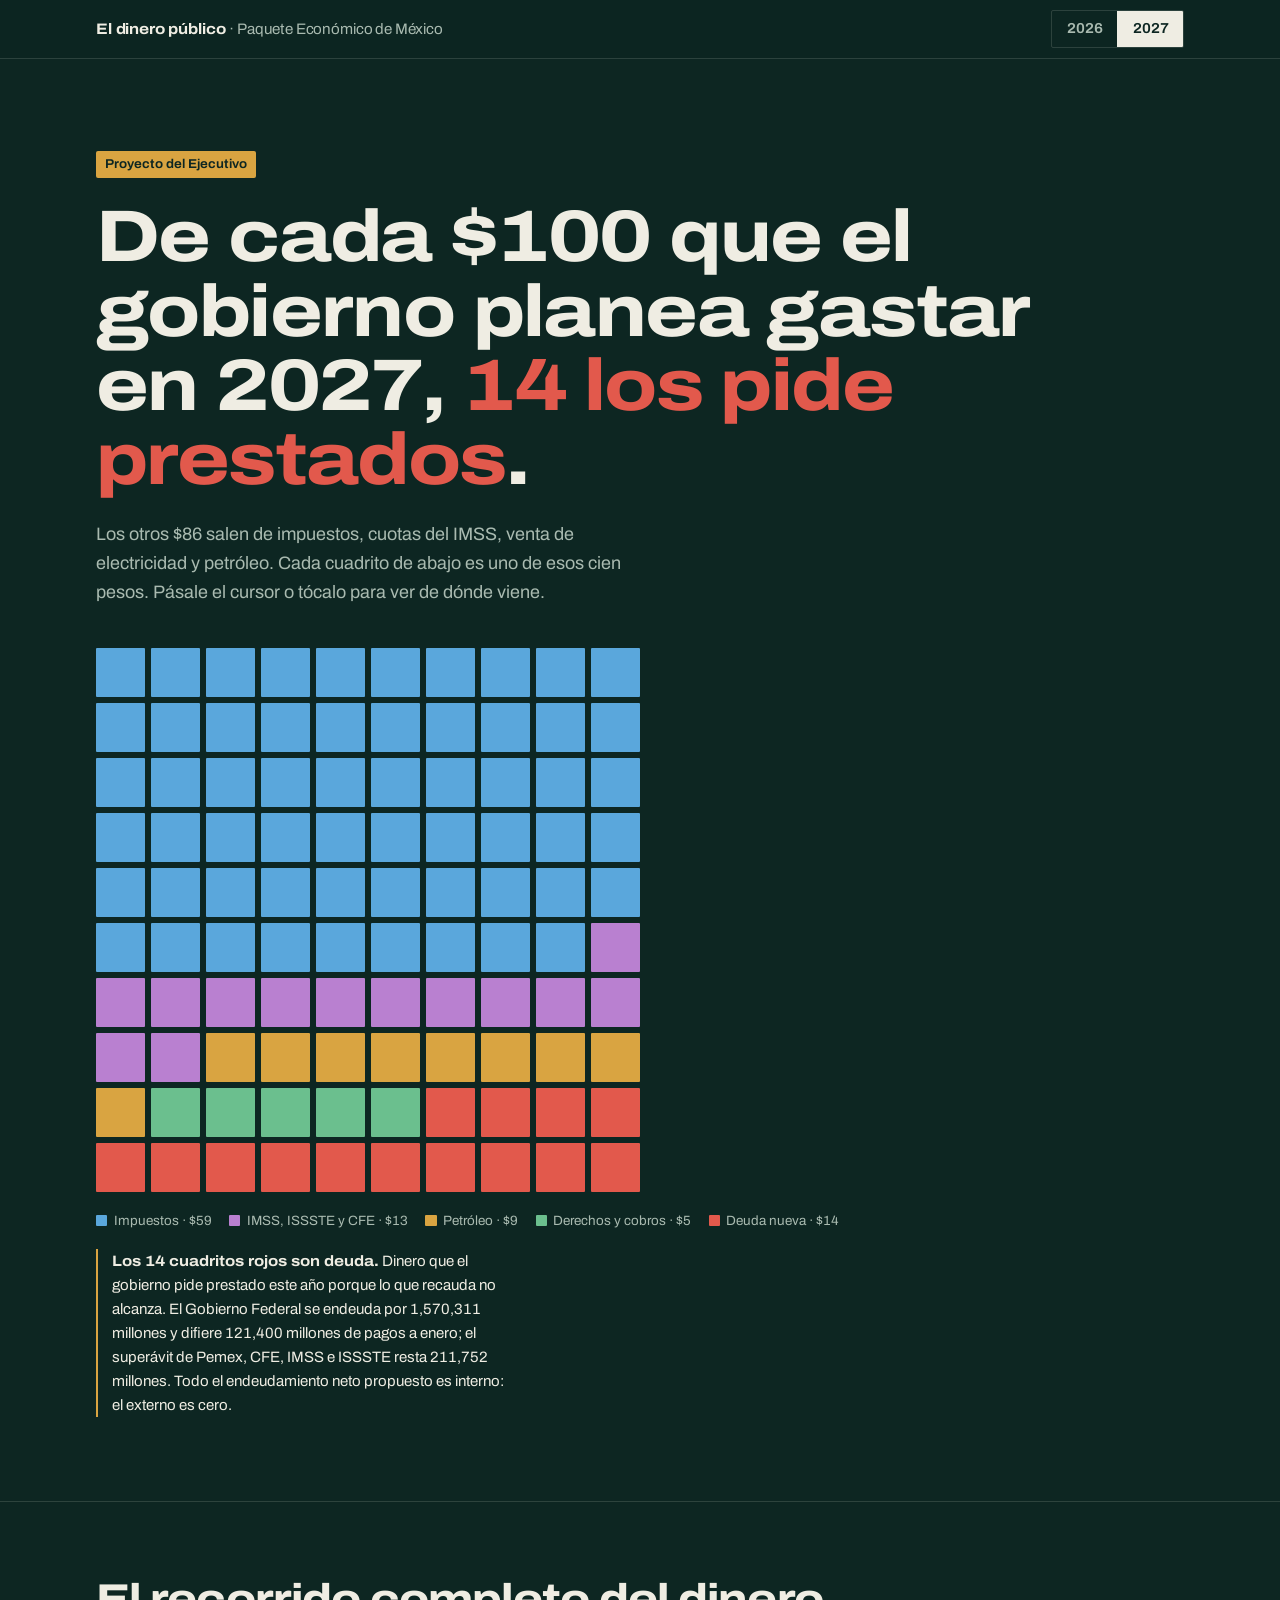
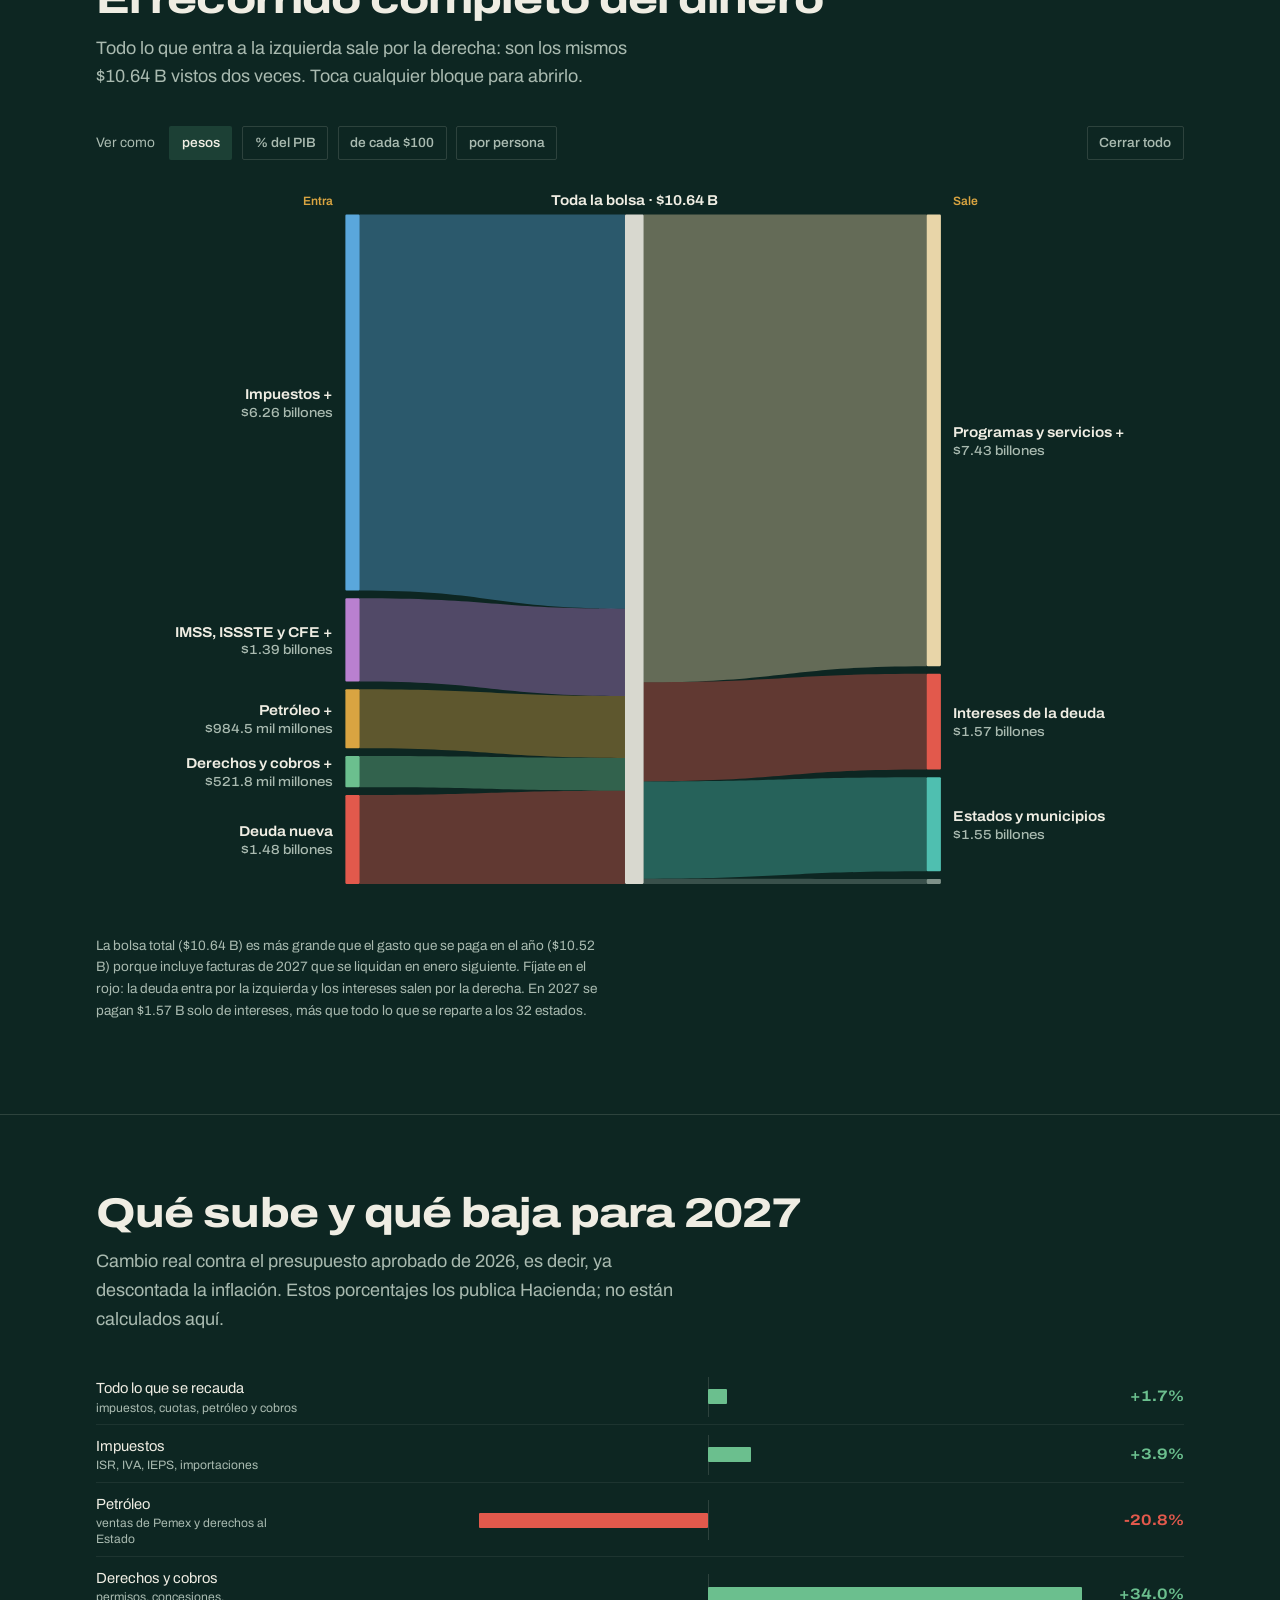
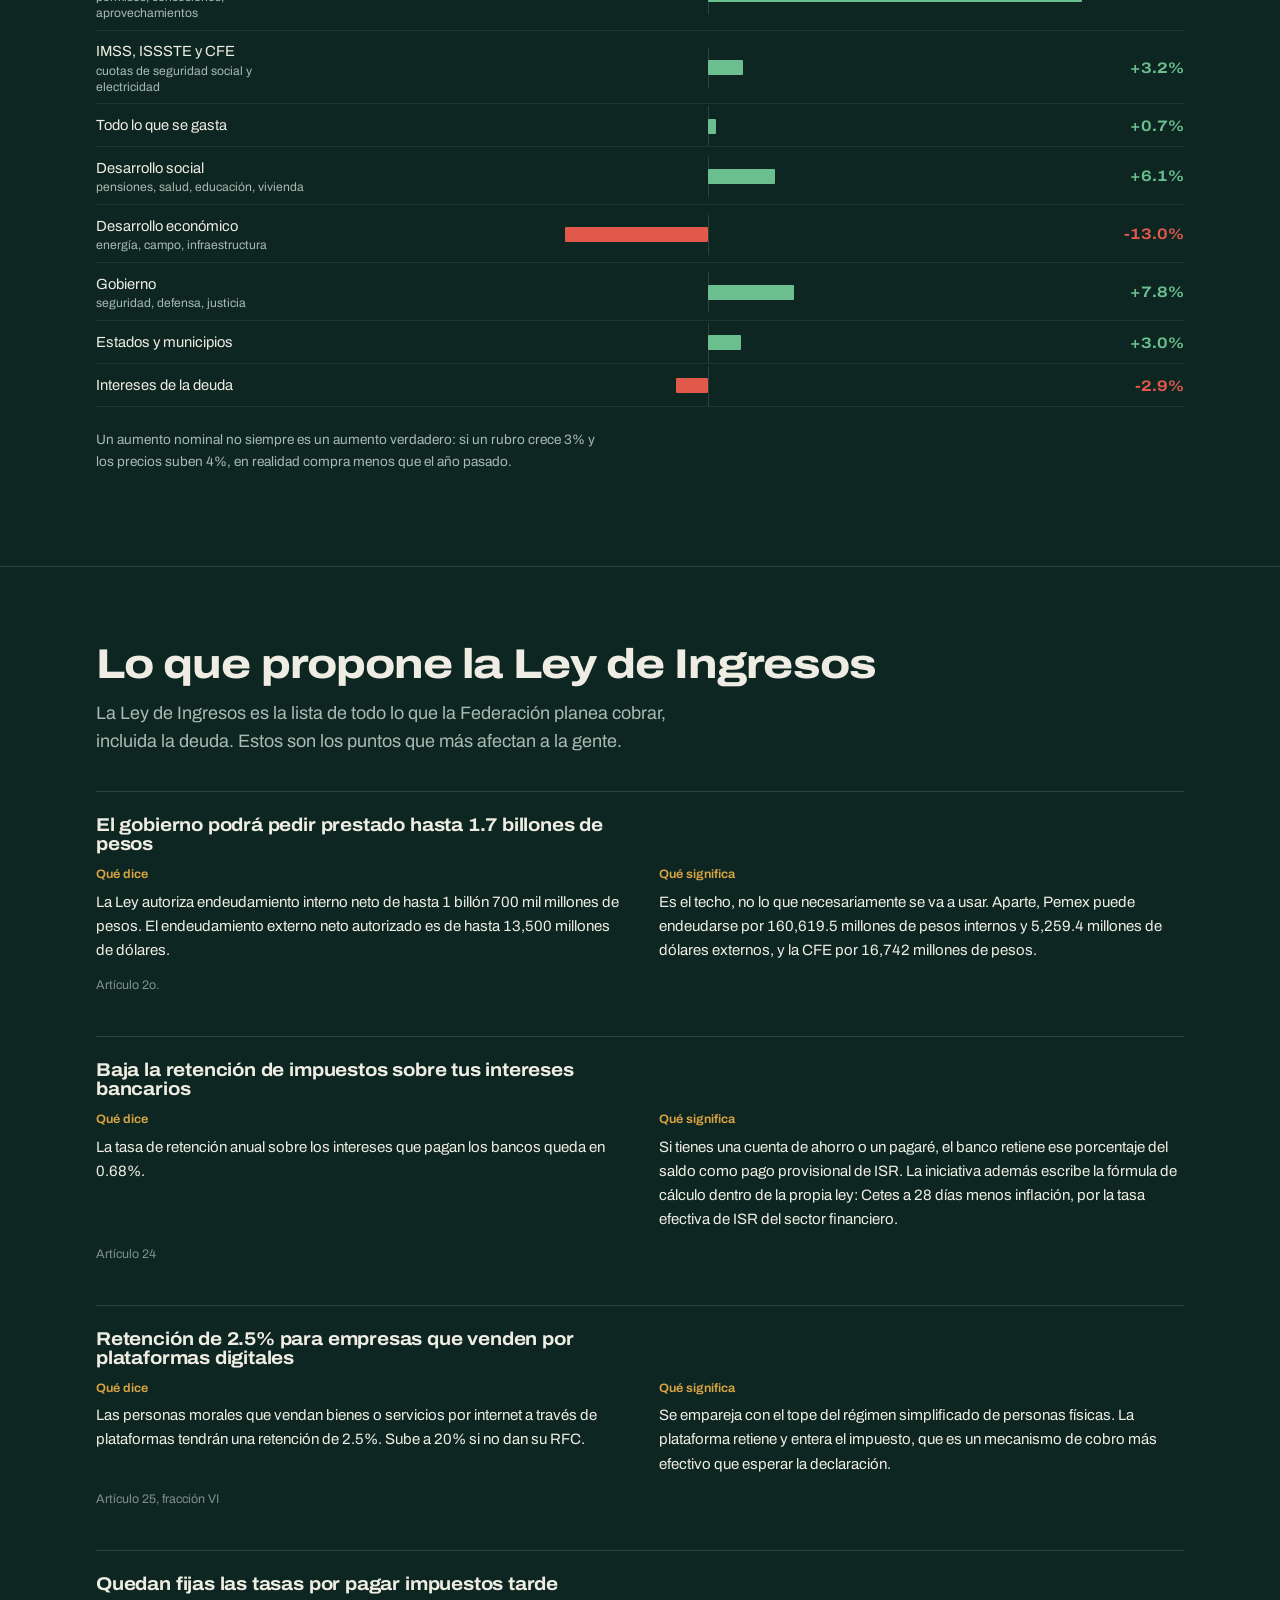
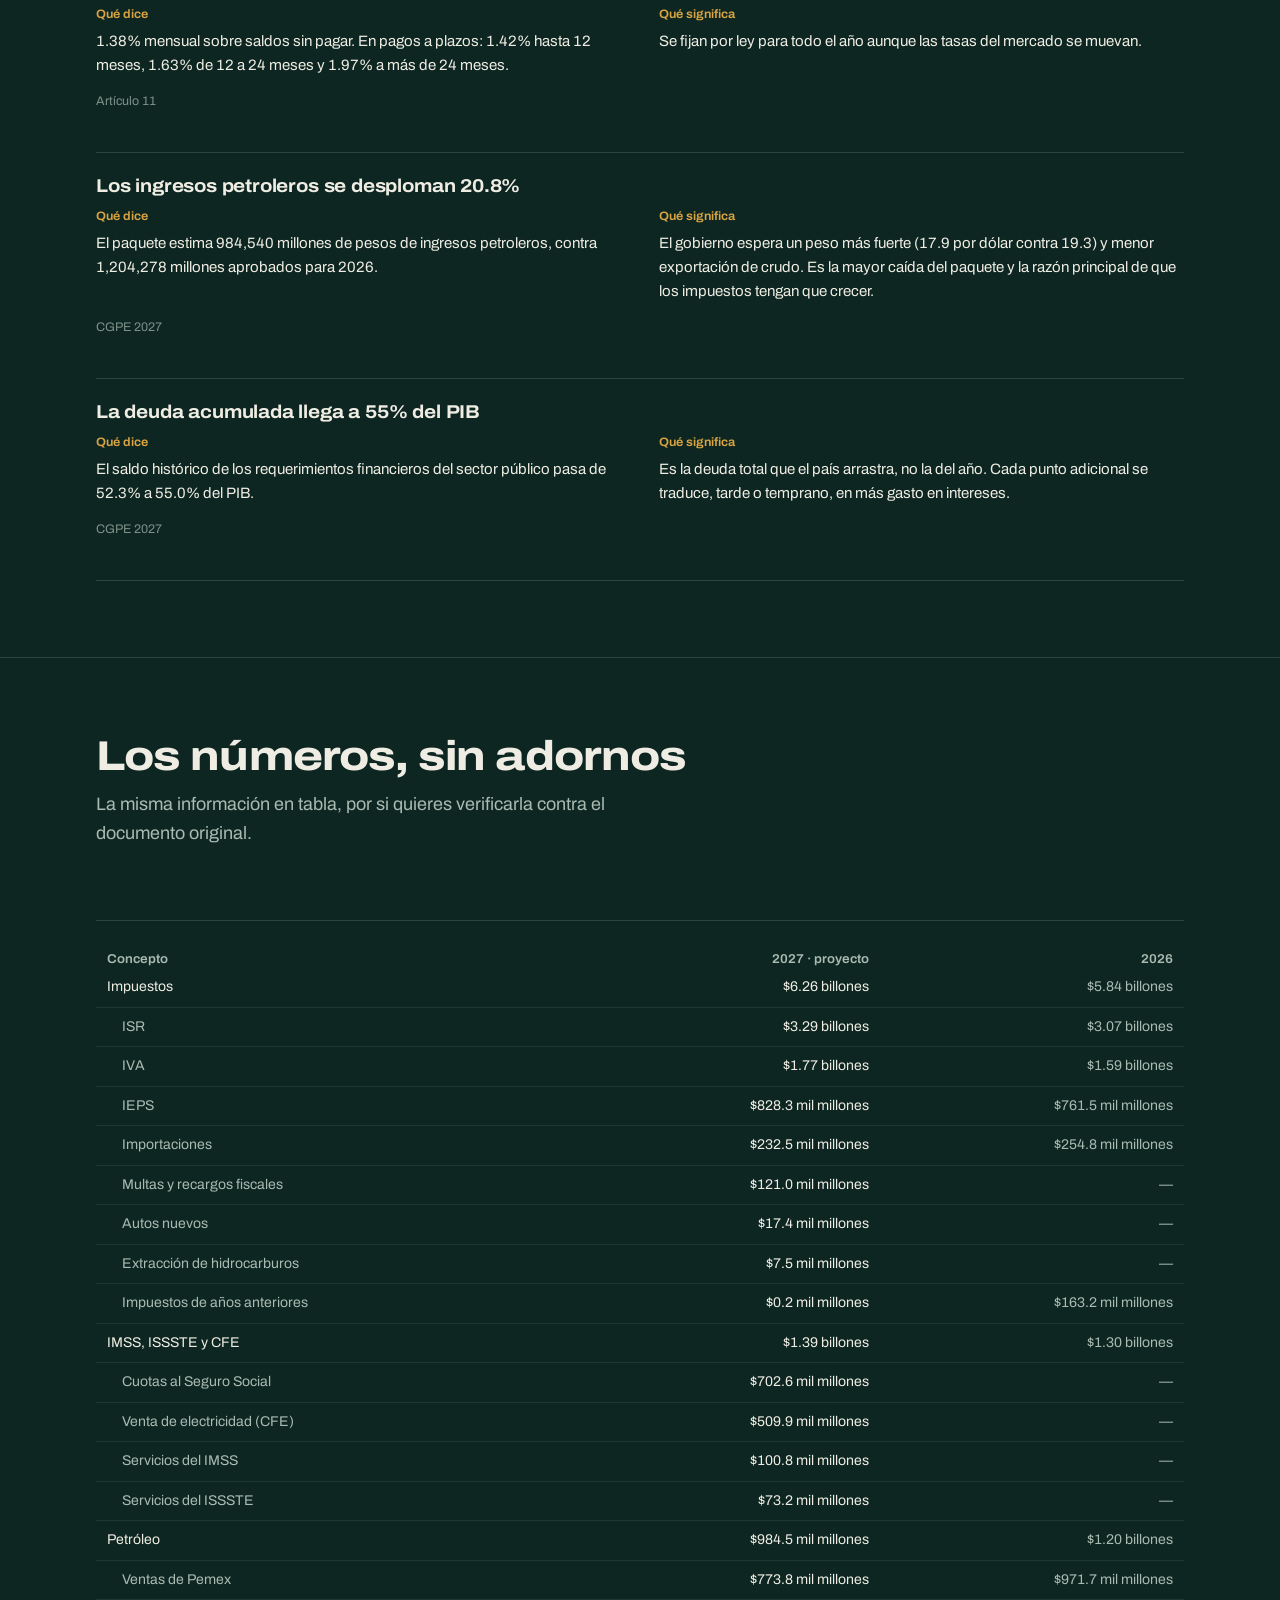
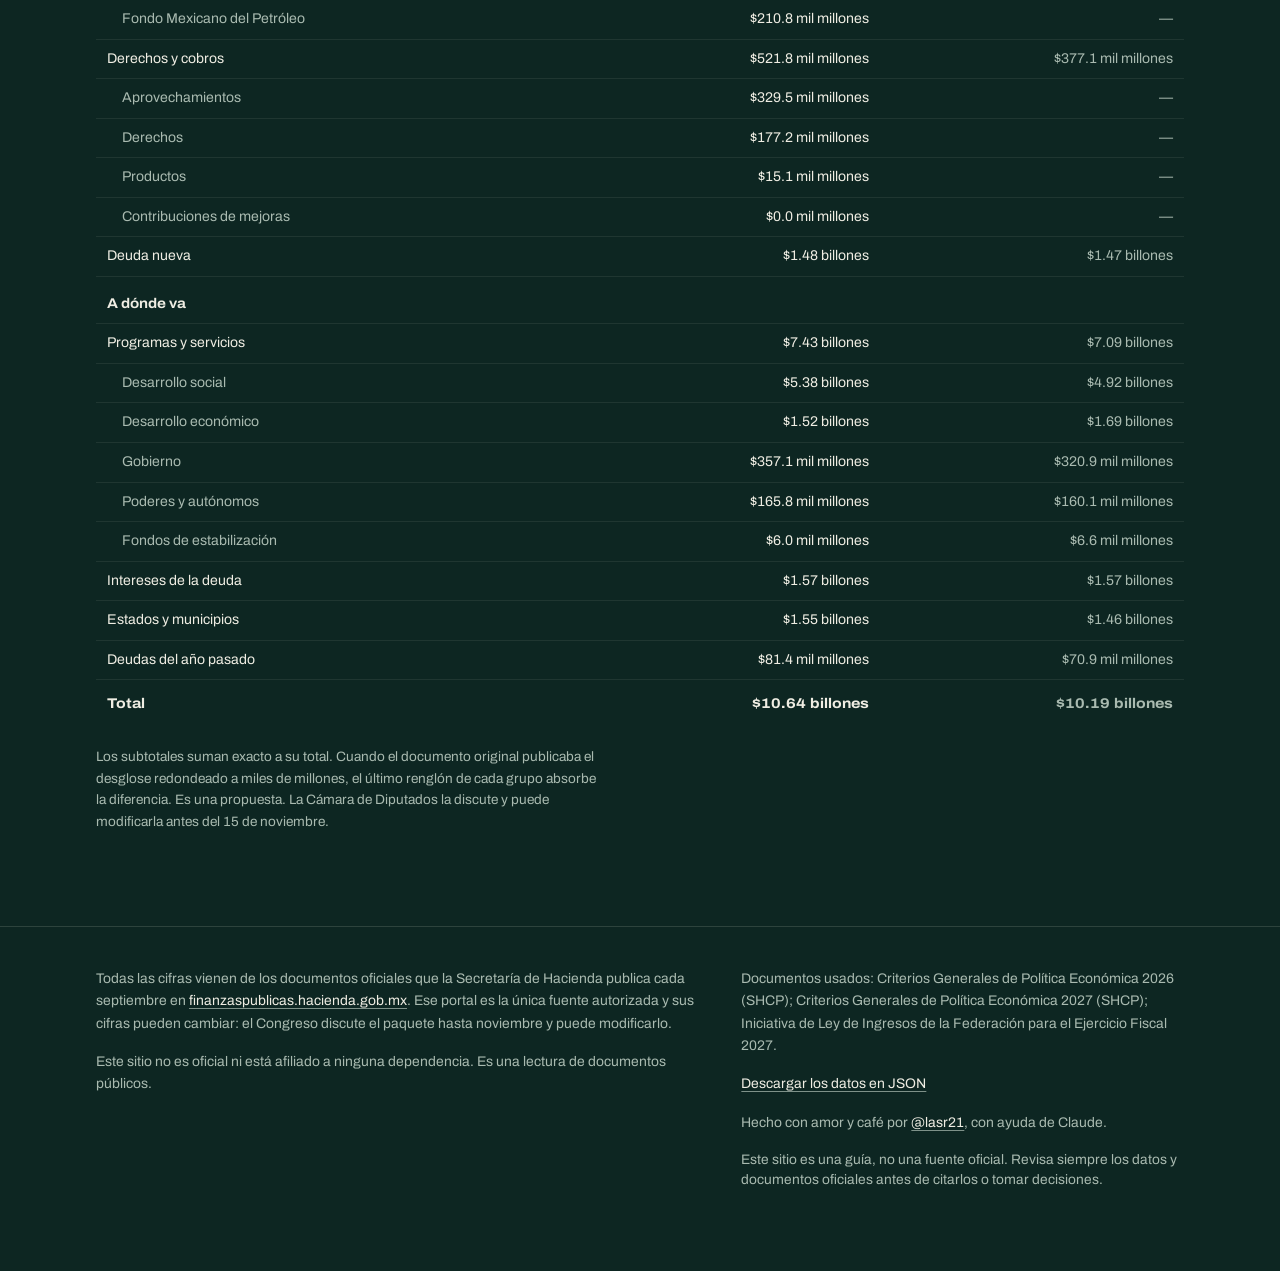
<file: index.html>
<!DOCTYPE html>
<html lang="es-MX">
<head>
<meta charset="utf-8">
<meta name="viewport" content="width=device-width, initial-scale=1">
<title>¿De dónde sale y a dónde va el dinero público? — Paquete Económico 2027</title>
<meta name="description" content="El presupuesto federal mexicano explicado en términos simples: cuánto planea recaudar el gobierno, cuánto va a pedir prestado y en qué se gasta. Comparación 2026 contra 2027.">
<link rel="preconnect" href="https://fonts.googleapis.com">
<link rel="preconnect" href="https://fonts.gstatic.com" crossorigin>
<link href="https://fonts.googleapis.com/css2?family=Archivo:ital,opsz,wdth,wght@0,12..72,62..125,100..900;1,12..72,62..125,100..900&display=swap" rel="stylesheet">
<style>
:root{
  /* Tintas de billete mexicano: el verde intaglio del reverso como fondo,
     y las denominaciones como paleta de datos. */
  --tinta:#0D2622;
  --tinta-2:#143229;
  --tinta-3:#1C4035;
  --papel:#EFEDE3;
  --papel-2:#A9BAB0;
  --azul:#5AA7DC;
  --verde:#6BBF8E;
  --morado:#B980D0;
  --ocre:#D9A441;
  --rojo:#E2594C;
  --arena:#E8D5A8;
  --teal:#4FBFB0;
  --gris:#7E9189;
  --linea:rgba(239,237,227,.14);
  --max:74rem;
}
*{box-sizing:border-box}
html{-webkit-text-size-adjust:100%}
body{
  margin:0;background:var(--tinta);color:var(--papel);
  font-family:Archivo,system-ui,sans-serif;
  font-variation-settings:'wdth' 100,'wght' 400;
  font-size:clamp(1rem,.95rem + .25vw,1.125rem);line-height:1.6;
  font-variant-numeric:tabular-nums;
  -webkit-font-smoothing:antialiased;
}
.wrap{max-width:var(--max);margin:0 auto;padding:0 clamp(1.1rem,4vw,3rem)}
.prosa{max-width:62ch}
h1,h2,h3{font-variation-settings:'wdth' 118,'wght' 760;line-height:1.02;letter-spacing:-.022em;margin:0}
h1{font-size:clamp(2.1rem,1.2rem + 4.2vw,4.6rem)}
h2{font-size:clamp(1.55rem,1.1rem + 1.9vw,2.6rem)}
h3{font-size:1.16rem;font-variation-settings:'wdth' 110,'wght' 700;letter-spacing:-.01em}
p{margin:0 0 1rem}
a{color:var(--papel)}
.tenue{color:var(--papel-2)}
.chico{font-size:.86rem;line-height:1.5}
.num{font-variation-settings:'wdth' 122,'wght' 780;letter-spacing:-.03em}

/* ---------- barra superior ---------- */
header.top{
  position:sticky;top:0;z-index:40;background:rgba(13,38,34,.93);
  backdrop-filter:blur(10px);border-bottom:1px solid var(--linea);
}
.top .wrap{display:flex;gap:1rem;align-items:center;justify-content:space-between;
  min-height:3.6rem;flex-wrap:wrap;padding-top:.5rem;padding-bottom:.5rem}
.marca{font-variation-settings:'wdth' 112,'wght' 700;font-size:.95rem;letter-spacing:-.01em}
.marca span{color:var(--papel-2);font-variation-settings:'wdth' 100,'wght' 400}
.switch{display:flex;border:1px solid var(--linea);border-radius:2px;overflow:hidden}
.switch button{
  appearance:none;border:0;background:transparent;color:var(--papel-2);
  font:inherit;font-size:.9rem;font-variation-settings:'wdth' 105,'wght' 620;
  padding:.42rem .9rem;cursor:pointer;transition:background .15s,color .15s;
}
.switch button+button{border-left:1px solid var(--linea)}
.switch button[aria-pressed=true]{background:var(--papel);color:var(--tinta)}
.switch button:focus-visible{outline:2px solid var(--ocre);outline-offset:-2px}

/* ---------- hero ---------- */
.hero{padding:clamp(3rem,7vw,6rem) 0 clamp(2.5rem,5vw,4rem)}
.hero .estatus{
  display:inline-block;font-size:.8rem;color:var(--tinta);background:var(--ocre);
  padding:.2rem .55rem;border-radius:2px;font-variation-settings:'wdth' 105,'wght' 650;margin-bottom:1.4rem;
}
.hero h1{margin-bottom:1.4rem;max-width:19ch}
.hero h1 em{font-style:normal;color:var(--rojo)}
.bajada{max-width:56ch;color:var(--papel-2);margin-bottom:2.6rem}

/* la cuadrícula de 100 — el elemento memorable */
.cien{margin:0 0 1.2rem}
.cien-grid{
  display:grid;grid-template-columns:repeat(10,1fr);gap:clamp(3px,.6vw,6px);
  max-width:34rem;margin-bottom:1.1rem;
}
.pz{
  aspect-ratio:1;border-radius:1px;border:0;padding:0;cursor:pointer;
  opacity:0;transform:scale(.4);
  animation:pop .34s cubic-bezier(.2,.9,.3,1.2) forwards;
  transition:outline-color .12s;outline:2px solid transparent;outline-offset:2px;
}
.pz:hover,.pz:focus-visible{outline-color:var(--papel)}
@keyframes pop{to{opacity:1;transform:scale(1)}}
@media (prefers-reduced-motion:reduce){.pz{animation:none;opacity:1;transform:none}}
.cien-leyenda{display:flex;flex-wrap:wrap;gap:.4rem 1.1rem;font-size:.84rem;color:var(--papel-2)}
.cien-leyenda b{
  display:inline-flex;align-items:center;gap:.4rem;font-variation-settings:'wdth' 100,'wght' 400;
}
.cien-leyenda i{width:.7rem;height:.7rem;border-radius:1px;display:inline-block;flex:none}
.cien-lectura{
  min-height:3.4rem;margin-top:1.1rem;padding-left:.9rem;border-left:2px solid var(--ocre);
  max-width:46ch;font-size:.94rem;
}
.cien-lectura strong{font-variation-settings:'wdth' 112,'wght' 700}

/* ---------- secciones ---------- */
section{padding:clamp(2.8rem,6vw,5rem) 0;border-top:1px solid var(--linea)}
.encab{margin-bottom:2.2rem}
.encab h2{margin-bottom:.8rem}
.encab p{color:var(--papel-2);max-width:58ch;margin:0}

/* ---------- flujo / sankey ---------- */
.controles{display:flex;flex-wrap:wrap;gap:.6rem;align-items:center;margin-bottom:1.6rem}
.chip{
  appearance:none;background:transparent;color:var(--papel-2);border:1px solid var(--linea);
  border-radius:2px;font:inherit;font-size:.84rem;padding:.32rem .72rem;cursor:pointer;
  font-variation-settings:'wdth' 102,'wght' 550;
}
.chip[aria-pressed=true]{background:var(--tinta-3);color:var(--papel);border-color:transparent}
.chip:focus-visible{outline:2px solid var(--ocre);outline-offset:1px}
.flujo-caja{position:relative;margin:0 -.4rem}
svg.flujo{width:100%;height:auto;display:block;overflow:visible}
svg.flujo text{font-family:Archivo,sans-serif;font-variant-numeric:tabular-nums}
.n-nom{font-size:13px;font-variation-settings:'wdth' 108,'wght' 640;fill:var(--papel)}
.n-val{font-size:12px;font-variation-settings:'wdth' 112,'wght' 500;fill:var(--papel-2)}
.n-mas{font-size:11px;font-variation-settings:'wdth' 100,'wght' 600;fill:var(--ocre)}
.cinta{transition:opacity .18s}
.nodo{cursor:pointer}
.nodo:focus-visible rect{stroke:var(--papel);stroke-width:2}
.flujo-caja.enfoque .cinta:not(.on){opacity:.13}
.flujo-caja.enfoque .nodo:not(.on){opacity:.34}
.tip{
  position:fixed;pointer-events:none;opacity:0;transition:opacity .12s;
  background:var(--papel);color:var(--tinta);padding:.6rem .75rem;border-radius:3px;
  max-width:19rem;font-size:.84rem;line-height:1.42;z-index:20;
  box-shadow:0 10px 34px rgba(0,0,0,.45);
}
.tip strong{display:block;font-variation-settings:'wdth' 112,'wght' 720;font-size:.95rem;margin-bottom:.15rem}
.tip .t-val{font-variation-settings:'wdth' 118,'wght' 700;font-size:1.05rem;display:block;margin-bottom:.35rem}
.pie-flujo{margin-top:1.4rem;color:var(--papel-2);font-size:.85rem;max-width:64ch}

/* ---------- comparación ---------- */
.comp{display:grid;gap:.1rem}
.fila{
  display:grid;grid-template-columns:minmax(8rem,13rem) 1fr minmax(4.5rem,auto);
  gap:.9rem;align-items:center;padding:.5rem 0;border-bottom:1px solid rgba(239,237,227,.07);
}
.fila .et{font-size:.92rem}
.fila .et small{display:block;color:var(--papel-2);font-size:.76rem;line-height:1.3}
.barra{position:relative;height:1.5rem}
.barra .eje{position:absolute;left:50%;top:-.5rem;bottom:-.5rem;width:1px;background:var(--linea)}
.barra .b{position:absolute;top:.28rem;height:.94rem;border-radius:1px;transition:width .5s cubic-bezier(.2,.7,.3,1),left .5s cubic-bezier(.2,.7,.3,1)}
.fila .pc{text-align:right;font-variation-settings:'wdth' 115,'wght' 690;font-size:.95rem}
.pc.up{color:var(--verde)}.pc.down{color:var(--rojo)}
@media (prefers-reduced-motion:reduce){.barra .b{transition:none}}

/* ---------- cambios de la ley ---------- */
.cambios{display:grid;gap:0}
.cambio{border-top:1px solid var(--linea);padding:1.5rem 0}
.cambio:last-child{border-bottom:1px solid var(--linea)}
.cambio h3{margin-bottom:.7rem;max-width:44ch}
.cambio .par{display:grid;gap:1rem 2.4rem;grid-template-columns:1fr;max-width:70ch}
@media(min-width:52rem){.cambio .par{grid-template-columns:1fr 1fr;max-width:none}}
.cambio .par div p{margin:0;font-size:.94rem}
.cambio .par .rot{
  font-size:.76rem;color:var(--ocre);margin-bottom:.3rem;
  font-variation-settings:'wdth' 104,'wght' 640;
}
.cambio .art{font-size:.78rem;color:var(--gris);margin-top:.9rem}

/* ---------- tabla ---------- */
.tabla-caja{overflow-x:auto;margin:0 -.4rem;padding:0 .4rem}
table{border-collapse:collapse;width:100%;font-size:.88rem;min-width:34rem}
th,td{text-align:right;padding:.5rem .7rem;border-bottom:1px solid rgba(239,237,227,.08);white-space:nowrap}
th:first-child,td:first-child{text-align:left;white-space:normal}
thead th{
  color:var(--papel-2);font-variation-settings:'wdth' 104,'wght' 620;font-size:.8rem;
  border-bottom:1px solid var(--linea);position:sticky;top:3.6rem;background:var(--tinta);
}
tbody tr.grupo td{font-variation-settings:'wdth' 108,'wght' 680;padding-top:1rem}
tbody tr.hijo td:first-child{padding-left:1.6rem;color:var(--papel-2)}
tbody tr.total td{border-top:1px solid var(--linea);border-bottom:0;
  font-variation-settings:'wdth' 112,'wght' 720;padding-top:.8rem}

/* ---------- pie ---------- */
footer{border-top:1px solid var(--linea);padding:2.6rem 0 4rem;color:var(--papel-2);font-size:.87rem}
footer a{color:var(--papel);text-decoration-color:var(--gris);text-underline-offset:.2em}
footer .cols{display:grid;gap:1.6rem;grid-template-columns:1fr}
@media(min-width:46rem){footer .cols{grid-template-columns:1.4fr 1fr}}
.cargando{padding:5rem 0;color:var(--papel-2)}
.error{border-left:2px solid var(--rojo);padding:1rem 0 1rem 1rem;max-width:52ch}
:focus-visible{outline:2px solid var(--ocre);outline-offset:2px}
</style>
</head>
<body>

<header class="top">
  <div class="wrap">
    <div class="marca">El dinero público <span>· Paquete Económico de México</span></div>
    <div class="switch" role="group" aria-label="Elegir año">
      <button type="button" data-anio="2026" aria-pressed="false">2026</button>
      <button type="button" data-anio="2027" aria-pressed="true">2027</button>
    </div>
  </div>
</header>

<main id="app"><div class="wrap cargando">Cargando los datos…</div></main>

<footer>
  <div class="wrap cols">
    <div>
      <p>Todas las cifras vienen de los documentos oficiales que la Secretaría de Hacienda publica cada septiembre en
      <a href="https://www.finanzaspublicas.hacienda.gob.mx/es/Finanzas_Publicas/Paquete_Economico_y_Presupuesto" target="_blank" rel="noopener">finanzaspublicas.hacienda.gob.mx</a>.
      Ese portal es la única fuente autorizada y sus cifras pueden cambiar: el Congreso discute el paquete hasta noviembre y puede modificarlo.</p>
      <p>Este sitio no es oficial ni está afiliado a ninguna dependencia. Es una lectura de documentos públicos.</p>
    </div>
    <div>
      <p id="pie-fuentes"></p>
      <p><a href="./data/paquete.json">Descargar los datos en JSON</a></p>
      <p>Hecho con amor y café por <a href="https://x.com/lasr21" target="_blank" rel="noopener">@lasr21</a>, con ayuda de Claude.</p>
      <p class="chico">Este sitio es una guía, no una fuente oficial. Revisa siempre los datos y documentos oficiales antes de citarlos o tomar decisiones.</p>
    </div>
  </div>
</footer>

<div class="tip" id="tip" role="status" aria-live="polite"></div>

<script>
const TONOS={azul:'--azul',verde:'--verde',morado:'--morado',ocre:'--ocre',
  rojo:'--rojo',arena:'--arena',teal:'--teal',gris:'--gris'};
const css=v=>getComputedStyle(document.documentElement).getPropertyValue(v).trim();
const color=t=>css(TONOS[t]||'--gris');

let D=null, ANIO='2027', UNIDAD='bill', ABIERTO=new Set();

/* ------------------------------------------------ formato de cifras */
const nf=(n,d=1)=>n.toLocaleString('es-MX',{minimumFractionDigits:d,maximumFractionDigits:d});
function fmt(monto,ctx){
  const a=D.anios[ANIO];
  switch(UNIDAD){
    case 'bill': {
      const b=monto/1e6;
      return b>=1 ? '$'+nf(b,2)+' billones'
                  : '$'+nf(monto/1e3,1)+' mil millones';
    }
    case 'pib':  return nf(monto/a.macro.pib*100,1)+'% del PIB';
    case 'cien': return '$'+nf(monto/a.totales.bolsa*100,1)+' de cada $100';
    case 'persona': {
      const p=monto*1e6/a.macro.poblacion;
      return '$'+Math.round(p).toLocaleString('es-MX')+' por persona al año';
    }
  }
}
const fmtCorto=m=>{const b=m/1e6;return b>=1?'$'+nf(b,2)+' B':'$'+nf(m/1e3,0)+' MM';};

/* ------------------------------------------------ arranque */
fetch('./data/paquete.json')
  .then(r=>{if(!r.ok)throw new Error(r.status);return r.json()})
  .then(j=>{D=j;pintar();})
  .catch(()=>{
    document.getElementById('app').innerHTML=
      '<div class="wrap"><div class="error"><h2>No se pudieron cargar los datos</h2>'+
      '<p class="tenue">El archivo <code>data/paquete.json</code> no está disponible. '+
      'Si abriste este archivo directamente desde tu computadora, el navegador bloquea la lectura: '+
      'levanta un servidor local con <code>python3 -m http.server</code> y entra a '+
      '<code>localhost:8000</code>.</p></div></div>';
  });

document.querySelectorAll('.switch button').forEach(b=>{
  b.addEventListener('click',()=>{
    if(b.dataset.anio===ANIO)return;
    ANIO=b.dataset.anio; ABIERTO.clear();
    document.querySelectorAll('.switch button').forEach(o=>
      o.setAttribute('aria-pressed',String(o.dataset.anio===ANIO)));
    pintar();
    document.getElementById('app').scrollIntoView({behavior:'smooth',block:'start'});
  });
});

/* ================================================= render principal */
function pintar(){
  const a=D.anios[ANIO], t=a.totales;
  const pctDeuda=t.deuda/t.bolsa*100;
  const pctPropio=100-pctDeuda;

  document.getElementById('app').innerHTML=`
  <div class="hero"><div class="wrap">
    <span class="estatus">${a.estatus}</span>
    <h1>De cada $100 que el gobierno planea gastar en ${a.etiqueta},
        <em>${Math.round(pctDeuda)} los pide prestados</em>.</h1>
    <p class="bajada">Los otros $${Math.round(pctPropio)} salen de impuestos, cuotas del IMSS,
      venta de electricidad y petróleo. Cada cuadrito de abajo es uno de esos cien pesos.
      Pásale el cursor o tócalo para ver de dónde viene.</p>
    <div class="cien">
      <div class="cien-grid" id="grid" role="list" aria-label="Cien pesos del presupuesto, por origen"></div>
      <div class="cien-leyenda" id="leyenda"></div>
      <p class="cien-lectura" id="lectura"></p>
    </div>
  </div></div>

  <section id="flujo"><div class="wrap">
    <div class="encab">
      <h2>El recorrido completo del dinero</h2>
      <p>Todo lo que entra a la izquierda sale por la derecha: son los mismos
        ${fmtCorto(t.bolsa)} vistos dos veces. Toca cualquier bloque para abrirlo.</p>
    </div>
    <div class="controles" id="unidades" role="group" aria-label="Cambiar unidad">
      <span class="chico tenue" style="margin-right:.3rem">Ver como</span>
      <button class="chip" type="button" data-u="bill">pesos</button>
      <button class="chip" type="button" data-u="pib">% del PIB</button>
      <button class="chip" type="button" data-u="cien">de cada $100</button>
      <button class="chip" type="button" data-u="persona">por persona</button>
      <button class="chip" type="button" id="cerrar-todo" style="margin-left:auto">Cerrar todo</button>
    </div>
    <div class="flujo-caja" id="caja"><svg class="flujo" id="svg" viewBox="0 0 1000 660"
      role="img" aria-label="Diagrama de flujo del presupuesto federal"></svg></div>
    <p class="pie-flujo" id="pie-flujo"></p>
  </div></section>

  <section id="comparacion"><div class="wrap">
    <div class="encab">
      <h2>Qué sube y qué baja para 2027</h2>
      <p>Cambio real contra el presupuesto aprobado de 2026, es decir, ya descontada
        la inflación. Estos porcentajes los publica Hacienda; no están calculados aquí.</p>
    </div>
    <div class="comp" id="comp"></div>
    <p class="pie-flujo">Un aumento nominal no siempre es un aumento verdadero: si un rubro
      crece 3% y los precios suben 4%, en realidad compra menos que el año pasado.</p>
  </div></section>

  <section id="ley"><div class="wrap">
    <div class="encab">
      <h2>Lo que propone la Ley de Ingresos</h2>
      <p>La Ley de Ingresos es la lista de todo lo que la Federación planea cobrar,
        incluida la deuda. Estos son los puntos que más afectan a la gente.</p>
    </div>
    <div class="cambios" id="cambios"></div>
  </div></section>

  <section id="datos"><div class="wrap">
    <div class="encab">
      <h2>Los números, sin adornos</h2>
      <p>La misma información en tabla, por si quieres verificarla contra el documento original.</p>
    </div>
    <div class="tabla-caja"><table id="tabla"></table></div>
    <p class="pie-flujo" id="pie-tabla"></p>
  </div></section>`;

  document.getElementById('pie-fuentes').textContent=
    'Documentos usados: '+D.fuente.documentos.join('; ')+'.';

  pintarCien(); pintarFlujo(); pintarComparacion(); pintarCambios(); pintarTabla();

  document.querySelectorAll('#unidades .chip[data-u]').forEach(b=>{
    b.setAttribute('aria-pressed',String(b.dataset.u===UNIDAD));
    b.onclick=()=>{UNIDAD=b.dataset.u;
      document.querySelectorAll('#unidades .chip[data-u]').forEach(o=>
        o.setAttribute('aria-pressed',String(o.dataset.u===UNIDAD)));
      pintarFlujo(); pintarTabla();};
  });
  document.getElementById('cerrar-todo').onclick=()=>{ABIERTO.clear();pintarFlujo();};
}

/* ================================================= la cuadrícula de 100 */
function pintarCien(){
  const a=D.anios[ANIO], total=a.totales.bolsa;
  const grid=document.getElementById('grid'), leyenda=document.getElementById('leyenda');
  // Reparto de 100 cuadritos por método de mayores residuos: la suma da 100 exacta.
  const base=a.fuentes.map(f=>({f,exacto:f.monto/total*100}));
  const asignado=base.map(o=>({...o,n:Math.floor(o.exacto)}));
  let faltan=100-asignado.reduce((s,o)=>s+o.n,0);
  asignado.map((o,i)=>({i,r:o.exacto-Math.floor(o.exacto)}))
    .sort((x,y)=>y.r-x.r).slice(0,faltan).forEach(({i})=>asignado[i].n++);

  grid.innerHTML=''; leyenda.innerHTML='';
  let k=0;
  asignado.forEach(({f,n,exacto})=>{
    for(let i=0;i<n;i++){
      const b=document.createElement('button');
      b.type='button'; b.className='pz'; b.setAttribute('role','listitem');
      b.style.background=color(f.tono);
      b.style.animationDelay=(k*7)+'ms';
      b.setAttribute('aria-label',`$${Math.round(exacto)} de cada $100: ${f.nombre}`);
      const leer=()=>{
        document.getElementById('lectura').innerHTML=
          `<strong>$${nf(exacto,1)} de cada $100 — ${f.nombre}.</strong> ${f.explica}`;
      };
      b.addEventListener('mouseenter',leer); b.addEventListener('focus',leer);
      b.addEventListener('click',leer);
      grid.appendChild(b); k++;
    }
    const el=document.createElement('b');
    el.innerHTML=`<i style="background:${color(f.tono)}"></i>${f.nombre} · $${Math.round(exacto)}`;
    leyenda.appendChild(el);
  });
  const deuda=a.fuentes.find(f=>f.es_deuda);
  document.getElementById('lectura').innerHTML=
    `<strong>Los ${Math.round(deuda.monto/total*100)} cuadritos rojos son deuda.</strong> ${deuda.explica}`;
}

/* ================================================= el diagrama de flujo */
function visibles(lista){
  const out=[];
  lista.forEach(n=>{
    if(ABIERTO.has(n.id)&&n.hijos&&n.hijos.length){
      n.hijos.forEach(h=>out.push({...h,tono:h.tono||n.tono,es_deuda:n.es_deuda,
        padre:n.nombre,pTono:n.tono,explica:h.detalle||n.explica}));
    } else out.push(n);
  });
  return out;
}

function pintarFlujo(){
  const a=D.anios[ANIO], total=a.totales.bolsa;
  const svg=document.getElementById('svg'); svg.innerHTML='';
  const NS='http://www.w3.org/2000/svg';
  const mk=(t,at={})=>{const e=document.createElementNS(NS,t);
    for(const k in at)e.setAttribute(k,at[k]);return e;};

  const izq=visibles(a.fuentes), der=visibles(a.destinos);
  const H=660, TOP=26, ALTO=H-TOP-26;
  const XL=232, XM=486, XR=760, W=13, WM=17;

  const disponible=(lista)=>ALTO-(lista.length-1)*7;
  const colocar=(lista,x,esc)=>{
    let y=TOP; return lista.map(n=>{
      const h=Math.max(2.5,Math.abs(n.monto)*esc);
      const o={n,x,y,h}; y+=h+7; return o;});
  };
  const escI=disponible(izq)/izq.reduce((s,n)=>s+Math.abs(n.monto),0);
  const escD=disponible(der)/der.reduce((s,n)=>s+Math.abs(n.monto),0);
  const A=colocar(izq,XL,escI), B=colocar(der,XR,escD);

  // la barra del centro: la bolsa completa
  const hM=ALTO;
  svg.appendChild(mk('rect',{x:XM,y:TOP,width:WM,height:hM,fill:css('--papel'),opacity:.9,rx:1}));
  const et=mk('text',{x:XM+WM/2,y:TOP-9,'text-anchor':'middle',class:'n-nom'});
  et.textContent='Toda la bolsa · '+fmtCorto(total); svg.appendChild(et);

  const cinta=(x0,y0,h0,x1,y1,h1,fill,op)=>{
    const cx=(x0+x1)/2;
    const d=`M${x0},${y0} C${cx},${y0} ${cx},${y1} ${x1},${y1}
             L${x1},${y1+h1} C${cx},${y1+h1} ${cx},${y0+h0} ${x0},${y0+h0} Z`;
    return mk('path',{d,fill,opacity:op,class:'cinta'});
  };

  // izquierda -> centro
  let yM=TOP;
  A.forEach(o=>{
    const c=color(o.n.tono), hM2=Math.abs(o.n.monto)/total*hM;
    const p=cinta(o.x+W,o.y,o.h,XM,yM,hM2,c,.4); p.dataset.id=o.n.id;
    svg.appendChild(p); yM+=hM2;
  });
  // centro -> derecha
  yM=TOP;
  B.forEach(o=>{
    const c=color(o.n.tono), hM2=Math.abs(o.n.monto)/total*hM;
    const p=cinta(XM+WM,yM,hM2,o.x,o.y,o.h,c,.4); p.dataset.id=o.n.id;
    svg.appendChild(p); yM+=hM2;
  });

  const dibujarNodo=(o,lado)=>{
    const g=mk('g',{class:'nodo',tabindex:'0',role:'button'});
    const c=color(o.n.tono);
    g.appendChild(mk('rect',{x:o.x,y:o.y,width:W,height:o.h,fill:c,rx:1}));
    const tx=lado==='izq'?o.x-11:o.x+W+11, anc=lado==='izq'?'end':'start';
    const abrible=o.n.hijos&&o.n.hijos.length;
    const centro=o.y+o.h/2;
    const dos=o.h>26;
    svg.appendChild(g);
    // Con muchos nodos abiertos las etiquetas se encimarían: por debajo de 11px
    // la barra habla sola y el nombre vive en el tooltip.
    if(o.h>=11){
      const t1=mk('text',{x:tx,y:dos?centro-3:centro+4,'text-anchor':anc,class:'n-nom'});
      t1.textContent=o.n.nombre+(abrible?(ABIERTO.has(o.n.id)?' –':' +'):'');
      g.appendChild(t1);
      if(dos){
        const t2=mk('text',{x:tx,y:centro+13,'text-anchor':anc,class:'n-val'});
        t2.textContent=fmt(o.n.monto); g.appendChild(t2);
      }
    }
    g.setAttribute('aria-label',`${o.n.nombre}, ${fmt(o.n.monto)}`+
      (abrible?'. Activar para ver el desglose':''));

    const encender=()=>{
      document.getElementById('caja').classList.add('enfoque');
      svg.querySelectorAll('.cinta').forEach(p=>
        p.classList.toggle('on',p.dataset.id===o.n.id));
      g.classList.add('on');
      const pct=Math.abs(o.n.monto)/total*100;
      tip(`<strong>${o.n.nombre}</strong><span class="t-val">${fmt(o.n.monto)}</span>${
        o.n.explica||o.n.detalle||''}<br><span style="opacity:.6">Es el ${nf(pct,1)}% de toda la bolsa${
        abrible?' · toca para abrirlo':''}</span>`);
    };
    const apagar=()=>{
      document.getElementById('caja').classList.remove('enfoque');
      svg.querySelectorAll('.on').forEach(e=>e.classList.remove('on'));
      ocultarTip();
    };
    g.addEventListener('mouseenter',encender);
    g.addEventListener('mousemove',moverTip);
    g.addEventListener('mouseleave',apagar);
    g.addEventListener('focus',encender); g.addEventListener('blur',apagar);
    const alternar=e=>{e.preventDefault();
      if(!abrible){ encender(); if(e.clientX)moverTip(e); return; }
      ABIERTO.has(o.n.id)?ABIERTO.delete(o.n.id):ABIERTO.add(o.n.id);
      pintarFlujo();};
    g.addEventListener('click',alternar);
    g.addEventListener('keydown',e=>{if(e.key==='Enter'||e.key===' ')alternar(e);});
  };
  A.forEach(o=>dibujarNodo(o,'izq'));
  B.forEach(o=>dibujarNodo(o,'der'));

  const enc=[['Entra',XL-11,'end'],['Sale',XR+W+11,'start']];
  enc.forEach(([txt,x,anc])=>{
    const e=mk('text',{x,y:TOP-9,'text-anchor':anc,class:'n-mas'});
    e.textContent=txt; svg.appendChild(e);
  });

  const t=a.totales;
  document.getElementById('pie-flujo').innerHTML=
    `La bolsa total (${fmtCorto(t.bolsa)}) es más grande que el gasto que se paga en el año
     (${fmtCorto(t.gasto_pagado)}) porque incluye facturas de ${a.etiqueta} que se liquidan en enero siguiente.
     Fíjate en el rojo: la deuda entra por la izquierda y los intereses salen por la derecha.
     En ${a.etiqueta} se pagan ${fmtCorto(a.destinos.find(d=>d.id==='intereses').monto)} solo de intereses,
     más que todo lo que se reparte a los 32 estados.`;
}

/* --------- tooltip --------- */
const elTip=document.getElementById('tip');
function tip(html){elTip.innerHTML=html;elTip.style.opacity='1';}
function ocultarTip(){elTip.style.opacity='0';}
function moverTip(e){
  const w=elTip.offsetWidth||280, h=elTip.offsetHeight||120;
  let x=e.clientX+18, y=e.clientY+18;
  if(x+w>innerWidth-10)  x=e.clientX-w-18;
  if(y+h>innerHeight-10) y=Math.max(10,e.clientY-h-18);
  elTip.style.left=Math.max(10,x)+'px';
  elTip.style.top=y+'px';
}

/* ================================================= comparación 2026→2027 */
function pintarComparacion(){
  const V=D.variaciones_reales;
  const filas=[
    ['ingresos','Todo lo que se recauda','impuestos, cuotas, petróleo y cobros'],
    ['impuestos','Impuestos','ISR, IVA, IEPS, importaciones'],
    ['petroleros','Petróleo','ventas de Pemex y derechos al Estado'],
    ['no_tributarios','Derechos y cobros','permisos, concesiones, aprovechamientos'],
    ['organismos','IMSS, ISSSTE y CFE','cuotas de seguridad social y electricidad'],
    ['gasto_pagado','Todo lo que se gasta',''],
    ['social','Desarrollo social','pensiones, salud, educación, vivienda'],
    ['economico','Desarrollo económico','energía, campo, infraestructura'],
    ['gobierno','Gobierno','seguridad, defensa, justicia'],
    ['participaciones','Estados y municipios',''],
    ['intereses','Intereses de la deuda',''],
  ];
  const max=Math.max(...filas.map(([k])=>Math.abs(V[k])));
  const cont=document.getElementById('comp'); cont.innerHTML='';
  filas.forEach(([k,nom,sub],i)=>{
    const v=V[k], w=Math.abs(v)/max*48, pos=v>=0;
    const d=document.createElement('div'); d.className='fila';
    d.innerHTML=`<div class="et">${nom}${sub?`<small>${sub}</small>`:''}</div>
      <div class="barra"><span class="eje"></span>
        <span class="b" style="background:${pos?css('--verde'):css('--rojo')};
          left:${pos?50:50-w}%;width:0%"></span></div>
      <div class="pc ${pos?'up':'down'}">${pos?'+':''}${nf(v,1)}%</div>`;
    cont.appendChild(d);
    const barra=d.querySelector('.b');
    requestAnimationFrame(()=>setTimeout(()=>{barra.style.width=w+'%';},i*45));
  });
}

/* ================================================= cambios de la ley */
function pintarCambios(){
  document.getElementById('cambios').innerHTML=D.cambios_ley.map(c=>`
    <article class="cambio">
      <h3>${c.titulo}</h3>
      <div class="par">
        <div><p class="rot">Qué dice</p><p>${c.que_dice}</p></div>
        <div><p class="rot">Qué significa</p><p>${c.que_significa}</p></div>
      </div>
      <p class="art">${c.articulo}</p>
    </article>`).join('');
}

/* ================================================= tabla */
function pintarTabla(){
  const a=D.anios[ANIO], otro=D.anios[ANIO==='2027'?'2026':'2027'];
  const buscar=(lista,id)=>{
    for(const n of lista){ if(n.id===id)return n;
      if(n.hijos){const r=buscar(n.hijos,id); if(r)return r;} }
    return null;
  };
  const seccion=(titulo,lista)=>{
    let h=`<tr class="grupo"><td colspan="3">${titulo}</td></tr>`;
    lista.forEach(n=>{
      const o=buscar(otro.fuentes.concat(otro.destinos),n.id);
      h+=`<tr><td>${n.nombre}</td><td>${fmt(n.monto)}</td>
          <td class="tenue">${o?fmt(o.monto):'—'}</td></tr>`;
      (n.hijos||[]).forEach(x=>{
        const ox=buscar(otro.fuentes.concat(otro.destinos),x.id);
        h+=`<tr class="hijo"><td>${x.nombre}</td><td>${fmt(x.monto)}</td>
            <td class="tenue">${ox?fmt(ox.monto):'—'}</td></tr>`;
      });
    });
    return h;
  };
  document.getElementById('tabla').innerHTML=`
    <thead><tr><th>Concepto</th><th>${a.etiqueta} · ${a.estatus.split(' ')[0].toLowerCase()}</th>
    <th>${otro.etiqueta}</th></tr></thead>
    <tbody>
      ${seccion('De dónde sale',a.fuentes)}
      ${seccion('A dónde va',a.destinos)}
      <tr class="total"><td>Total</td><td>${fmt(a.totales.bolsa)}</td>
        <td class="tenue">${fmt(otro.totales.bolsa)}</td></tr>
    </tbody>`;
  document.getElementById('pie-tabla').textContent=
    'Los subtotales suman exacto a su total. Cuando el documento original publicaba el desglose '+
    'redondeado a miles de millones, el último renglón de cada grupo absorbe la diferencia. '+
    a.nota_estatus;
}
</script>
</body>
</html>
</file>
